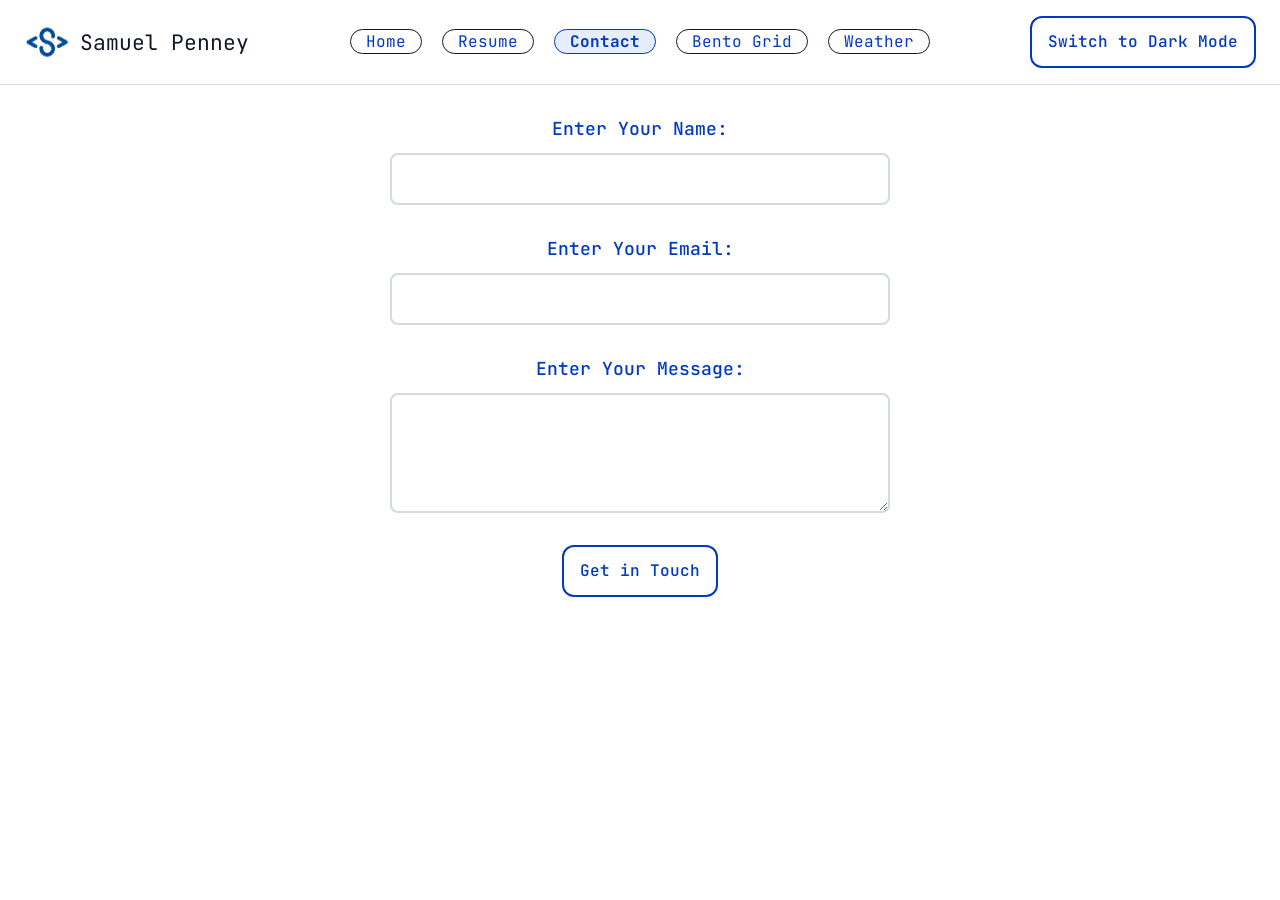
<file: contact.html>
<!doctype html>
<html lang="en">
  <head>
    <meta charset="UTF-8" />
    <meta name="viewport" content="width=device-width, initial-scale=1.0" />
    <title>Samuel Portfolio Contact Page</title>
    <link rel="stylesheet" href="styles/styles.css" />
  </head>
  <body>
    <a href="#main-content" class="skip-link">Skip to main content</a>
    <header id="page-header" class="page-header">
      <a href="index.html" class="logo">
        <img src="./images/Logo.png" alt="Logo" width="48px" height="48px" />
        <span>Samuel Penney</span>
      </a>
      <nav aria-label="Primary navigation">
        <ul class="Link-List">
          <li><a href="index.html">Home</a></li>
          <li><a href="resume.html">Resume</a></li>
          <li><a href="contact.html" aria-current="page">Contact</a></li>
          <li><a href="bento-grid.html">Bento Grid</a></li>
          <li><a href="weather.html">Weather</a></li>
        </ul>
      </nav>
      <button id="theme-toggle" type="button">Switch to Dark Mode</button>
    </header>
    <main id="main-content">
      <form class="contact-form">
        <section class="form-group">
          <label for="Name">Enter Your Name:</label>
          <input type="text" id="Name" name="Name" required />
        </section>
        <section class="form-group">
          <label for="Email">Enter Your Email:</label>
          <input type="email" id="Email" name="Email" required />
        </section>
        <section class="form-group">
          <label for="Message">Enter Your Message:</label>
          <textarea
            maxlength="500"
            id="Message"
            name="Message"
            required
          ></textarea>
        </section>
        <section class="form-submit">
          <button type="submit">Get in Touch</button>
        </section>
      </form>
    </main>
    <script src="./scripts/theme.js"></script>
  </body>
</html>
</file>
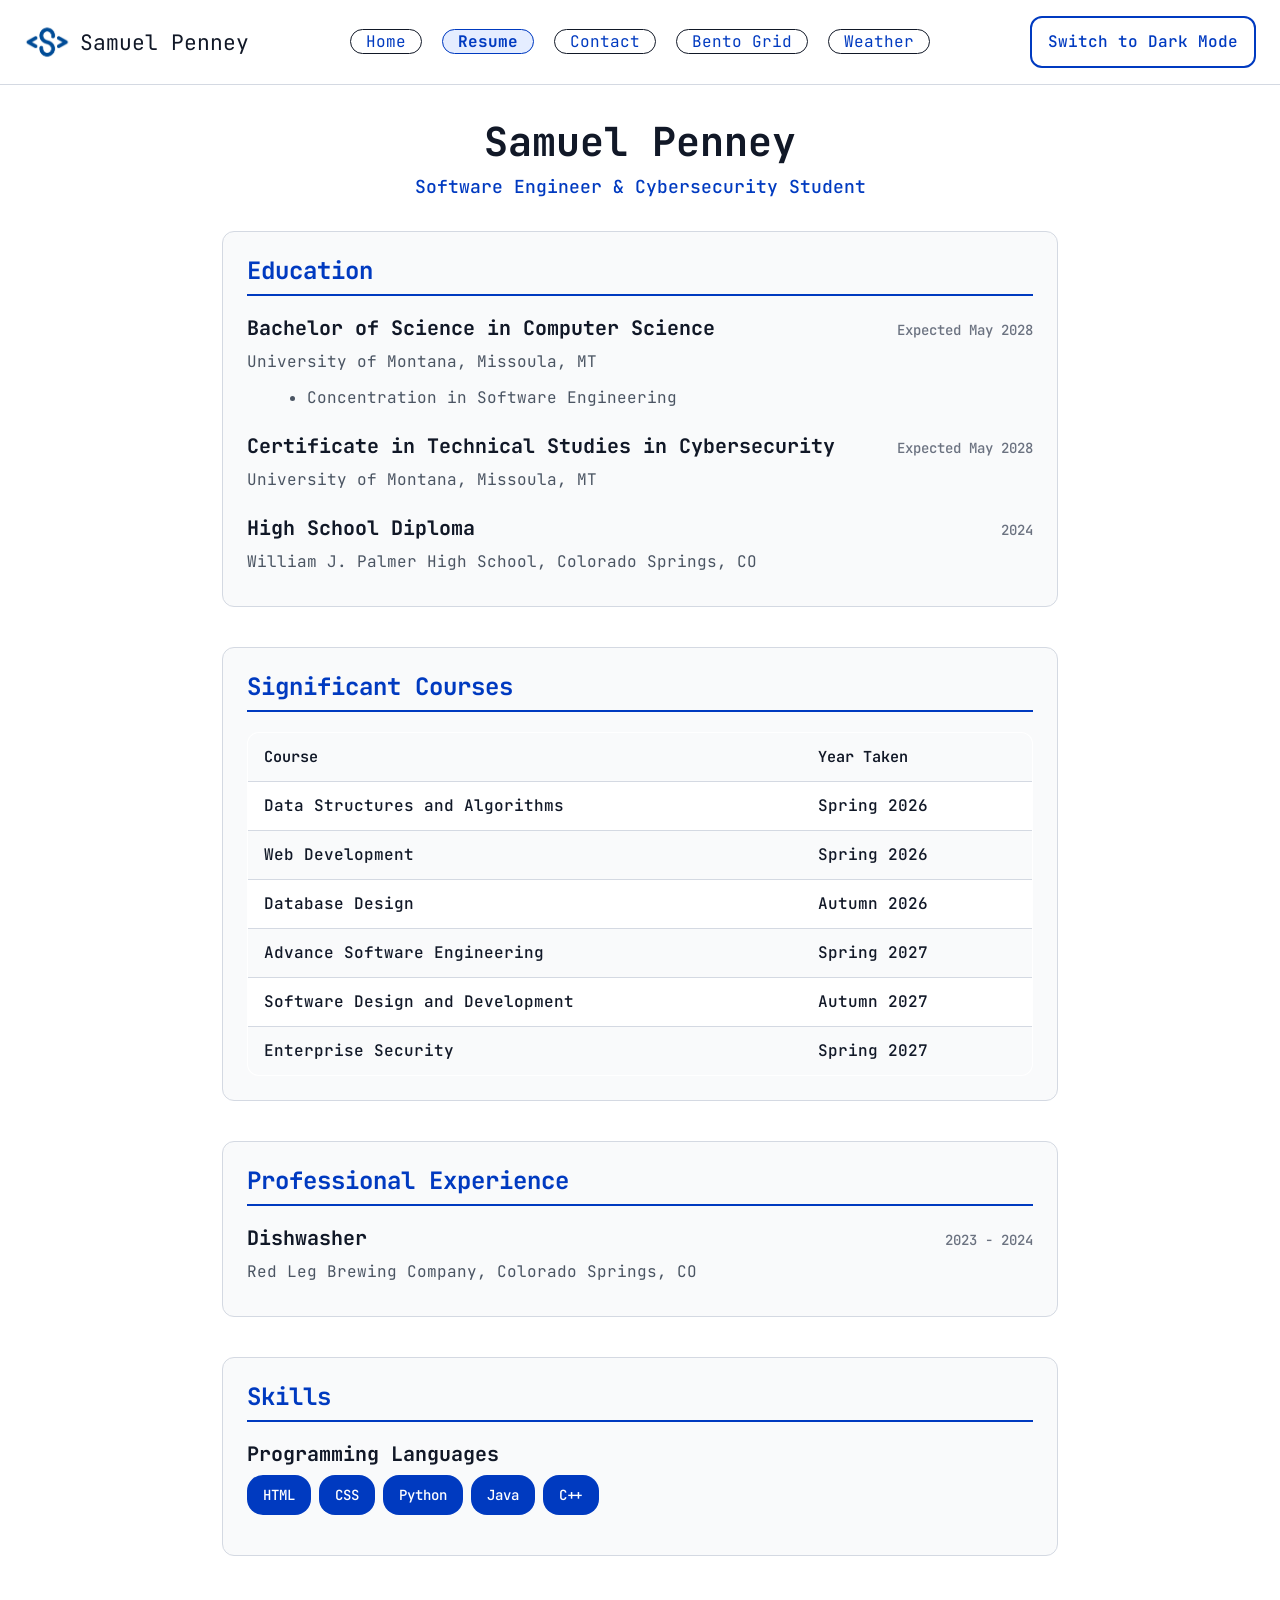
<file: resume.html>
<!doctype html>
<html lang="en">
  <head>
    <meta charset="UTF-8" />
    <meta name="viewport" content="width=device-width, initial-scale=1.0" />
    <title>Samuel Portfolio Resume Page</title>
    <link rel="stylesheet" href="styles/styles.css" />
  </head>
  <body>
    <a href="#main-content" class="skip-link">Skip to main content</a>
    <header id="page-header" class="page-header">
      <a href="index.html" class="logo">
        <img src="./images/Logo.png" alt="Logo" width="48px" height="48px" />
        <span>Samuel Penney</span>
      </a>
      <nav aria-label="Primary navigation">
        <ul class="Link-List">
          <li><a href="index.html">Home</a></li>
          <li><a href="resume.html" aria-current="page">Resume</a></li>
          <li><a href="contact.html">Contact</a></li>
          <li><a href="bento-grid.html">Bento Grid</a></li>
          <li><a href="weather.html">Weather</a></li>
        </ul>
      </nav>
      <button id="theme-toggle" type="button">Switch to Dark Mode</button>
    </header>
    <main id="main-content" class="resume-container">
      <section class="resume-header">
        <h1>Samuel Penney</h1>
        <p class="resume-subtitle">Software Engineer & Cybersecurity Student</p>
      </section>
      <section class="resume-section">
        <h2>Education</h2>
        <section class="resume-entry">
          <section class="entry-header">
            <h3>Bachelor of Science in Computer Science</h3>
            <span class="date">Expected May 2028</span>
          </section>
          <p class="institution">University of Montana, Missoula, MT</p>
          <ul class="details">
            <li>Concentration in Software Engineering</li>
          </ul>
        </section>
        <section class="resume-entry">
          <section class="entry-header">
            <h3>Certificate in Technical Studies in Cybersecurity</h3>
            <span class="date">Expected May 2028</span>
          </section>
          <p class="institution">University of Montana, Missoula, MT</p>
        </section>
        <section class="resume-entry">
          <section class="entry-header">
            <h3>High School Diploma</h3>
            <span class="date">2024</span>
          </section>
          <p class="institution">
            William J. Palmer High School, Colorado Springs, CO
          </p>
        </section>
      </section>
      <section class="resume-section">
        <h2>Significant Courses</h2>
        <table>
          <thead>
            <tr>
              <th scope="col">Course</th>
              <th scope="col">Year Taken</th>
            </tr>
          </thead>
          <tbody>
            <tr>
              <th scope="row">Data Structures and Algorithms</th>
              <th scope="row">Spring 2026</th>
            </tr>
            <tr>
              <th scope="row">Web Development</th>
              <th scope="row">Spring 2026</th>
            </tr>
            <tr>
              <th scope="row">Database Design</th>
              <th scope="row">Autumn 2026</th>
            </tr>
            <tr>
              <th scope="row">Advance Software Engineering</th>
              <th scope="row">Spring 2027</th>
            </tr>
            <tr>
              <th scope="row">Software Design and Development</th>
              <th scope="row">Autumn 2027</th>
            </tr>
            <tr>
              <th scope="row">Enterprise Security</th>
              <th scope="row">Spring 2027</th>
            </tr>
          </tbody>
        </table>
      </section>
      <section class="resume-section">
        <h2>Professional Experience</h2>
        <section class="resume-entry">
          <section class="entry-header">
            <h3>Dishwasher</h3>
            <span class="date">2023 - 2024</span>
          </section>
          <p class="institution">
            Red Leg Brewing Company, Colorado Springs, CO
          </p>
        </section>
      </section>
      <section class="resume-section">
        <h2>Skills</h2>
        <section class="resume-entry">
          <section class="entry-header">
            <h3>Programming Languages</h3>
          </section>
          <section class="skills-container">
            <span class="skill-tag">HTML</span>
            <span class="skill-tag">CSS</span>
            <span class="skill-tag">Python</span>
            <span class="skill-tag">Java</span>
            <span class="skill-tag">C++</span>
          </section>
          <section class="entry-header">
            <h3></h3>
          </section>
        </section>
      </section>
    </main>
    <script src="./scripts/theme.js"></script>
  </body>
</html>
</file>
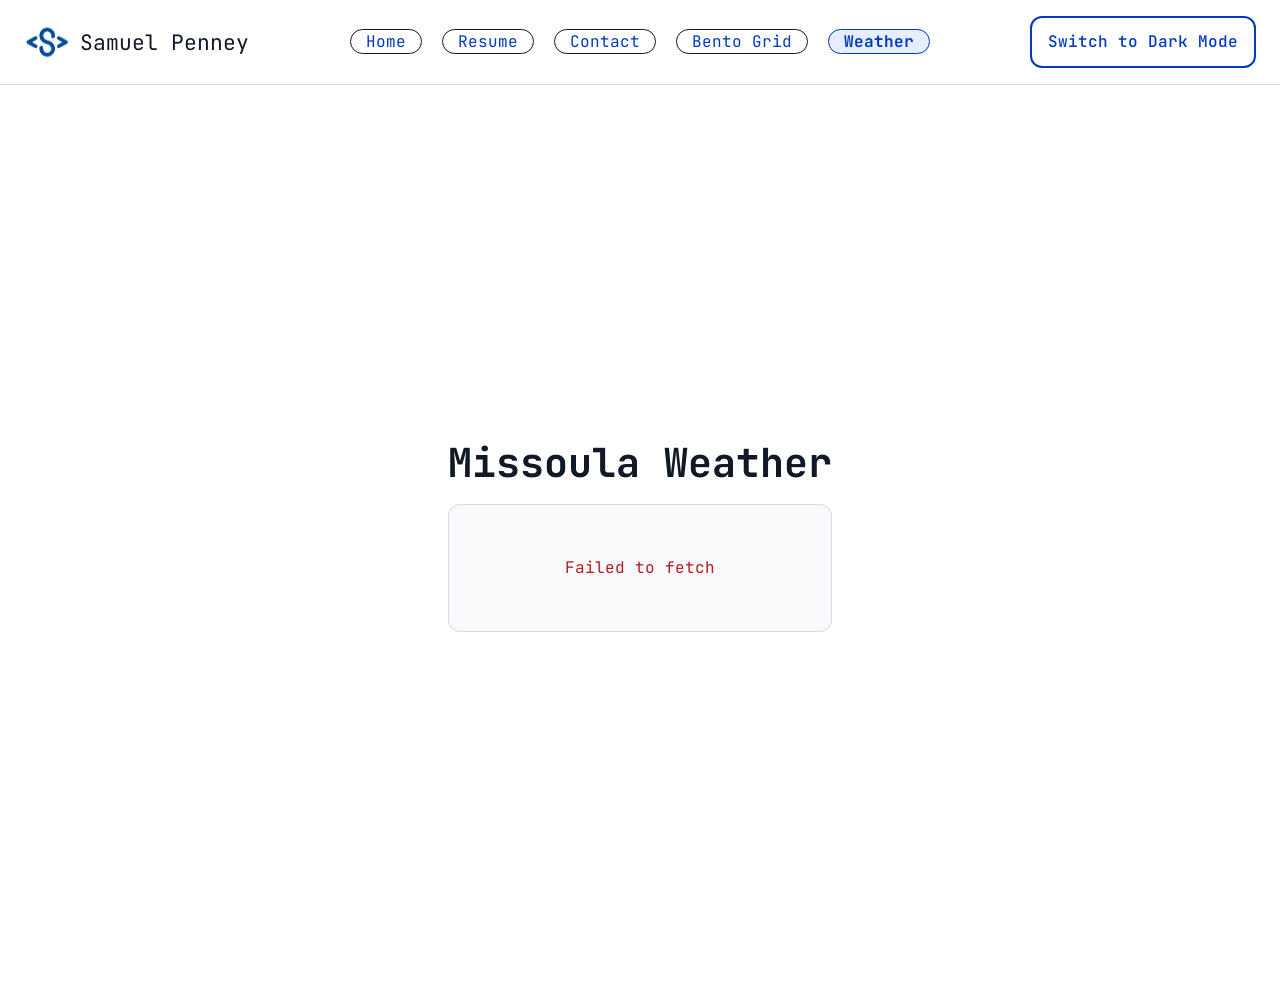
<file: weather.html>
<!doctype html>
<html lang="en">
  <head>
    <meta charset="UTF-8" />
    <meta name="viewport" content="width=device-width, initial-scale=1.0" />
    <title>Samuel Portfolio Weather Page</title>
    <link rel="stylesheet" href="styles/styles.css" />
    <script src="./scripts/weather.js" defer></script>
  </head>
  <body>
    <a href="#main-content" class="skip-link">Skip to main content</a>
    <header id="page-header" class="page-header">
      <a href="index.html" class="logo">
        <img src="./images/Logo.png" alt="Logo" width="48px" height="48px" />
        <span>Samuel Penney</span>
      </a>
      <nav aria-label="Primary navigation">
        <ul class="Link-List">
          <li><a href="index.html">Home</a></li>
          <li><a href="resume.html">Resume</a></li>
          <li><a href="contact.html">Contact</a></li>
          <li><a href="bento-grid.html">Bento Grid</a></li>
          <li><a href="weather.html" aria-current="page">Weather</a></li>
        </ul>
      </nav>
      <button id="theme-toggle" type="button">Switch to Dark Mode</button>
    </header>
    <main id="main-content" class="weather-page-main">
      <h1>Missoula Weather</h1>
      <div id="weather-output" class="weather-output" aria-live="polite"></div>
    </main>
    <script src="./scripts/theme.js"></script>
  </body>
</html>
</file>
<file: styles/styles.css>
@import url("https://fonts.googleapis.com/css2?family=JetBrains+Mono:ital,wght@0,100..800;1,100..800&display=swap");

:root {
  --bg: #ffffff;
  --text: #7e8391;
  --heading: #111827;
  --header-bg: #ffffff;
  --surface: #f9fafb;
  --surface-2: #ffffff;
  --border: #d4d9e2;
  --button-bg: #ffffff;
  --button-text: #003ac0;
  --button-border: #003ac0;
  --button-hover-bg: #a2a2a2;
  --button-hover-text: #001d5e;
  --link: #003ac0;
}

body.dark {
  --bg: #0b1220;
  --text: #e5e7eb;
  --heading: #f8fafc;
  --header-bg: #111827;
  --surface: #1f2937;
  --surface-2: #1f2937;
  --border: #334155;
  --button-bg: #1e293b;
  --button-text: #e2e8f0;
  --button-border: #64748b;
  --button-hover-bg: #334155;
  --button-hover-text: #f8fafc;
  --link: #93c5fd;
}

html {
  font-family: "JetBrains Mono", monospace;
  font-size: 16px;
  box-sizing: border-box;
}

*,
*::before,
*::after {
  box-sizing: inherit;
}

* {
  margin: 0;
}

body {
  min-height: 100vh;
  color: var(--text);
  background: var(--bg);
  font-size: 1rem;
  line-height: 1.5rem;
  font-family: "JetBrains Mono", monospace;
  -webkit-font-smoothing: antialiased;
}

input,
button,
textarea,
select {
  font: inherit;
}

p,
h1,
h2,
h3,
h4,
h5,
h6 {
  overflow-wrap: break-word;
}

h1,
h2,
h3,
h4,
h5,
h6 {
  color: var(--heading);
  line-height: 1.25;
  text-wrap: balance;
  font-family: "JetBrains Mono", monospace;
}

button,
.button {
  padding: 0.75rem 1rem;
  background-color: var(--button-bg);
  color: var(--button-text);
  border-radius: 0.75rem;
  border: 2px solid var(--button-border);
  font-weight: 500;
  text-decoration: none;
  display: inline-block;
  cursor: pointer;
}
.button:hover,
button:hover {
  background-color: var(--button-hover-bg);
  color: var(--button-hover-text);
  border: 2px solid var(--button-border);
}

.display-text {
  font-size: 2rem;
  font-weight: 400;
  line-height: 3.5rem;
}
.hero-section {
  background-image: url("../images/GravSimProj.png");
  background-size: cover;
  background-position: center;
  min-height: 400px;
  display: flex;
  flex-direction: column;
  justify-content: center;
  align-items: center;
  padding: 3rem;
}

section.page-section {
  padding: 1.5rem;
  border-radius: 1rem;
  border: 1px solid #d4d9e2;
  margin: 0 auto 1rem auto;
  width: 100%;
  max-width: 1920px;
}

#page-header {
  padding: 1rem 1.5rem;
  background-color: var(--header-bg);
  border-bottom: 1px solid var(--border);
  position: sticky;
  top: 0;
  z-index: 1000;
  isolation: isolate;
  display: flex;
  align-items: center;
  justify-content: space-between;
  gap: 1rem;
  flex-wrap: wrap;
}

#page-header .logo {
  color: var(--heading);
  text-decoration: none;
  font-size: 1.333rem;
  display: flex;
  align-items: center;
  justify-content: center;
  gap: 0.5rem;
}

.skip-link {
  position: fixed;
  top: 0.75rem;
  left: 0.75rem;
  padding: 0.625rem 0.875rem;
  border-radius: 0.5rem;
  border: 2px solid #003ac0;
  background-color: #ffffff;
  color: #003ac0;
  font-weight: 600;
  text-decoration: none;
  z-index: 2000;
  transform: translateY(-160%);
}

.skip-link:focus {
  transform: translateY(0);
}

.resume-header {
  align-items: center;
  text-align: center;
}

.Link-List {
  list-style-type: none;
  padding: 0;
  margin: 0;
  display: flex;
  justify-content: center;
  gap: 20px;
}

.Link-List li a {
  text-decoration: none;
  color: var(--link);
  padding: 1px 15px;
  border: 1px solid var(--heading);
  border-radius: 1rem;
}

nav a[aria-current="page"] {
  font-weight: 700;
  background-color: #e5edff;
  border-color: #003ac0;
}

/* Resume Styles */
.resume-container {
  max-width: 900px;
  margin: 0 auto;
  padding: 2rem;
}

.index-body h1 {
  font-size: 4rem;
  margin-bottom: 1.5rem;
  color: #111827;
  align-items: center;
  text-align: center;
}

.index-section {
  max-width: 900px;
  margin: 0 auto;
  padding: 2rem;
}

.index-section h2 {
  font-size: 2rem;
  margin-bottom: 1rem;
  color: #111827;
  align-items: center;
  text-align: center;
}

.project-card {
  margin-bottom: 2.5rem;
  padding: 1.5rem;
  background-color: var(--surface);
  border-radius: 0.75rem;
  border: 1px solid var(--border);
}

.project-title h3 {
  font-size: 1.5rem;
  color: #003ac0;
  margin-bottom: 1.25rem;
  padding-bottom: 0.5rem;
  border-bottom: 2px solid #003ac0;
}

.project-title {
  text-decoration: none;
}

.project-desc {
  color: #4b5563;
  font-size: 1rem;
  margin-bottom: 0.5rem;
}

.resume-container h1 {
  font-size: 2.5rem;
  margin-bottom: 0.5rem;
  color: #111827;
}

.resume-subtitle {
  font-size: 1.125rem;
  color: #003ac0;
  margin-bottom: 2rem;
  font-weight: 500;
}

.resume-section {
  margin-bottom: 2.5rem;
  padding: 1.5rem;
  background-color: var(--surface);
  border-radius: 0.75rem;
  border: 1px solid var(--border);
}

.resume-section h2 {
  font-size: 1.5rem;
  color: #003ac0;
  margin-bottom: 1.25rem;
  padding-bottom: 0.5rem;
  border-bottom: 2px solid #003ac0;
  /*text-align: center; */ /* tried it and it didn't look good */
}

.resume-entry {
  margin-bottom: 1.5rem;
}

.resume-entry:last-child {
  margin-bottom: 0;
}

.entry-header {
  display: flex;
  justify-content: space-between;
  align-items: baseline;
  margin-bottom: 0.5rem;
  margin-top: 0.5rem;
  flex-wrap: wrap;
  gap: 0.5rem;
}

.entry-header h3 {
  font-size: 1.25rem;
  color: #111827;
  margin: 0;
}

.date {
  font-size: 0.875rem;
  color: #6b7280;
  font-weight: 500;
}

.institution {
  color: #4b5563;
  font-size: 1rem;
  margin-bottom: 0.5rem;
}

.details {
  margin: 0.75rem 0 0 1.25rem;
  color: #4b5563;
}

.details li {
  margin-bottom: 0.25rem;
}

.skills-container {
  display: flex;
  flex-wrap: wrap;
  gap: 0.5rem;
}

.skill-tag {
  padding: 0.5rem 1rem;
  background-color: #003ac0;
  color: #ffffff;
  border-radius: 1rem;
  font-size: 0.875rem;
  font-weight: 500;
}

.Contact-Title {
  text-align: center;
  align-items: center;
  padding-top: 1rem;
}

.Contact-Title h2 {
  color: #003ac0;
  font-size: 1.25rem;
  padding-bottom: 1.25rem;
}

.Contact-Box {
  text-align: center;
  align-items: center;
  padding-top: 0.5rem;
}

.Contact-Submit {
  text-align: center;
  align-items: center;
  padding-top: 1rem;
}

input[type="text"],
input[type="email"],
textarea {
  width: 100%;
  max-width: 500px;
  padding: 0.75rem;
  font-size: 1rem;
  border: 2px solid #d4d9e2;
  border-radius: 0.5rem;
  font-family: inherit;
  color: #111827;
}

input[type="text"]:focus,
input[type="email"]:focus,
textarea:focus {
  outline: none;
  border-color: #003ac0;
  box-shadow: 0 0 0 3px rgba(0, 58, 192, 0.1);
}

textarea {
  resize: vertical;
  min-height: 120px;
}

.contact-form {
  max-width: 600px;
  margin: 0 auto;
  padding: 2rem;
}

.form-group {
  margin-bottom: 2rem;
  display: flex;
  flex-direction: column;
  align-items: center;
}

.form-group label {
  font-size: 1.125rem;
  color: #003ac0;
  margin-bottom: 0.75rem;
  font-weight: 500;
}

.form-submit {
  text-align: center;
  margin-top: 2rem;
}

.con-section {
  margin-bottom: 2.5rem;
  padding: 1.5rem;
  background-color: var(--surface);
  border-radius: 0.75rem;
  border: 1px solid var(--border);
}

/* Resume Table Styles */
.resume-section table {
  width: 100%;
  border-collapse: collapse;
  margin-top: 0.75rem;
  background-color: var(--surface-2);
  border: 1px solid var(--button-border);
  border-radius: 0.75rem;
  overflow: hidden;
}

.resume-section th,
.resume-section td {
  padding: 0.75rem 1rem;
  text-align: left;
  border-bottom: 1px solid var(--border);
}

.resume-section thead th {
  background-color: var(--surface);
  color: var(--heading);
  font-weight: 600;
  font-size: 0.95rem;
}

.resume-section tbody th {
  font-weight: 500;
  color: var(--heading);
}

.resume-section tbody tr:nth-child(even) {
  background-color: var(--surface);
}

.resume-section tbody tr:hover {
  background-color: #eef2ff;
}

/* Bento Grid Page */
.bento-grid {
  max-width: 820px;
  margin: 2rem auto 3rem;
  padding: 0 1.5rem;
  display: grid;
  grid-template-columns: repeat(4, minmax(140px, 1fr));
  grid-template-rows: repeat(4, minmax(120px, 190px));
  gap: 1rem;
}

.bento-grid .grid-item {
  border-radius: 1rem;
  overflow: hidden;
  border: 1px solid var(--border);
  background-color: var(--surface);
  position: relative;
}

.bento-grid .grid-item img {
  position: absolute;
  inset: 0;
  width: 100%;
  height: 100%;
  object-fit: cover;
  display: block;
}

.bento-grid .grid-item:nth-child(1) {
  grid-column: 1 / 2;
  grid-row: 3 / 5;
}

.bento-grid .grid-item:nth-child(2) {
  grid-column: 4 / 5;
  grid-row: 2 / 4;
}

.bento-grid .grid-item:nth-child(3) {
  grid-column: 2 / 4;
  grid-row: 2 / 4;
}

.bento-grid .grid-item:nth-child(4) {
  grid-column: 2 / 4;
  grid-row: 4 / 5;
}

.bento-grid .grid-item:nth-child(5) {
  grid-column: 1 / 3;
  grid-row: 1 / 2;
}

.bento-grid .grid-item:nth-child(6) {
  grid-column: 3 / 5;
  grid-row: 1 / 2;
}

.bento-grid .grid-item:nth-child(7) {
  grid-column: 1 / 2;
  grid-row: 1 / 3;
}

body.dark .testimonial-card {
  background-color: var(--surface) !important;
  border-color: var(--border) !important;
}

body.dark .testimonial-card .text-slate-700,
body.dark .testimonial-card .text-slate-900 {
  color: var(--text) !important;
}

body.dark .testimonial-card .text-slate-300 {
  color: #94a3b8 !important;
}

body.dark .testimonial-card .border-slate-100 {
  border-color: var(--border) !important;
}

@media (prefers-reduced-motion: reduce) {
  * {
    animation-duration: 0.01ms !important;
    animation-iteration-count: 1 !important;
    animation-delay: 0.01ms !important;
    transition-duration: 0.01ms !important;
    transition-delay: 0.01ms !important;
    scroll-behavior: auto !important;
  }
}

/* Weather Page */
.weather-page-main {
  min-height: 100vh;
  display: flex;
  flex-direction: column;
  justify-content: center;
  align-items: center;
  text-align: center;
  padding: 2rem;
}

.weather-page-main h1 {
  font-size: 2.5rem;
  margin-bottom: 1rem;
}

.weather-output {
  min-width: min(90vw, 24rem);
  min-height: 8rem;
  padding: 1.5rem;
  border-radius: 0.75rem;
  border: 1px solid var(--border);
  background-color: var(--surface);
  display: grid;
  place-items: center;
}

.weather-loading {
  color: var(--text);
}

.weather-error {
  color: #b91c1c;
}

.weather-fallback {
  color: var(--text);
}

.weather-temp {
  font-size: 4rem;
  line-height: 1;
  color: var(--heading);
  margin: 0;
}

.weather-forecast {
  margin-top: 0.75rem;
  color: var(--text);
  font-size: 1.125rem;
}
</file>
